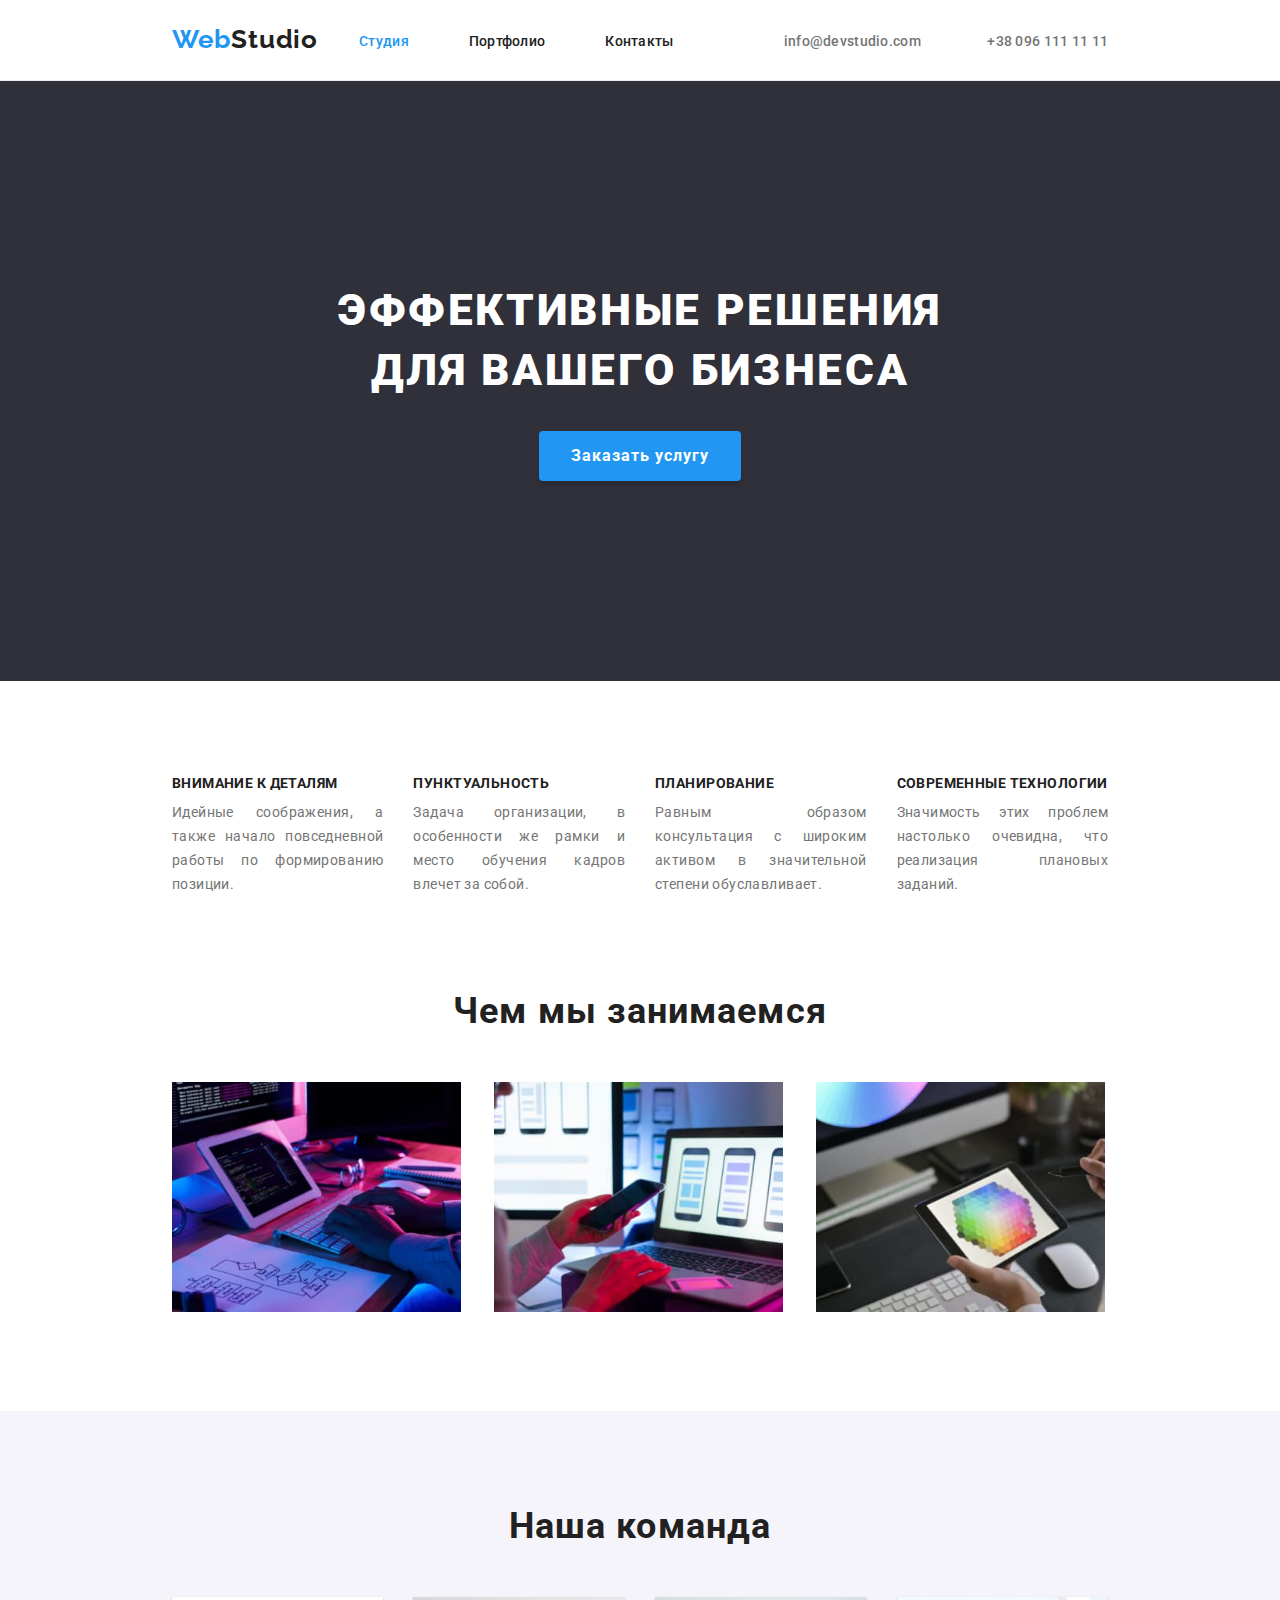
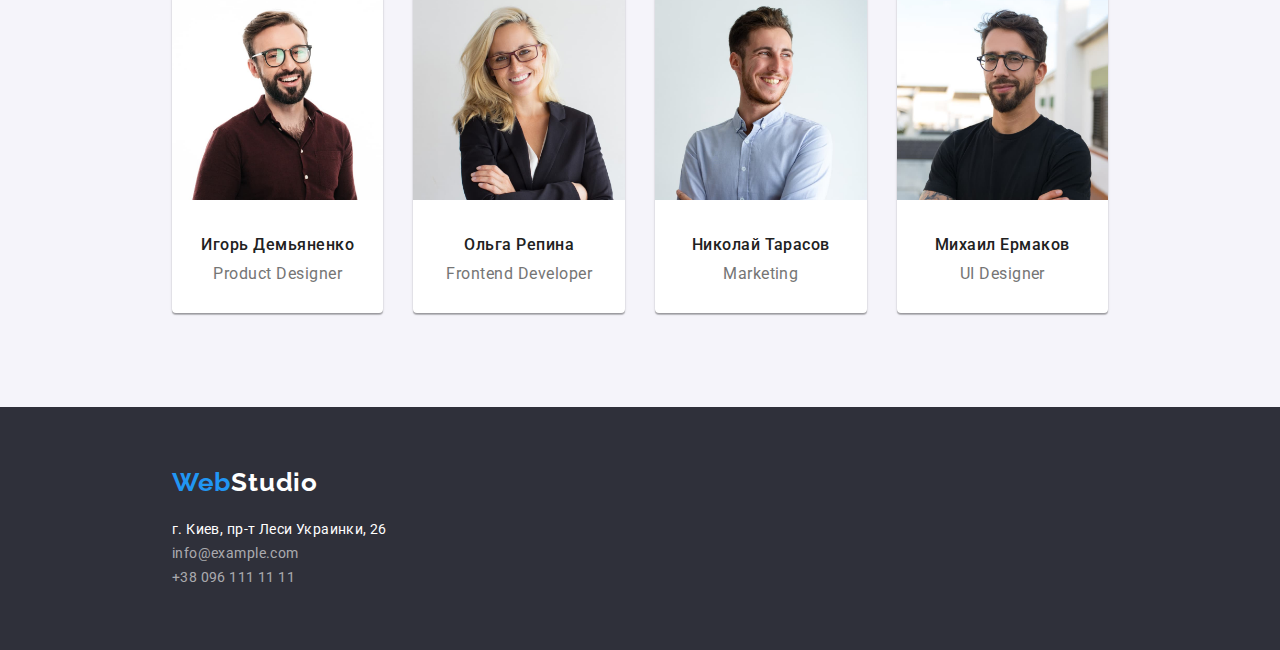
<file: index.html>
<!DOCTYPE html>
<html lang="ru">
  <head>
    <meta charset="UTF-8" />
    <meta http-equiv="X-UA-Compatible" content="IE=edge" />
    <meta name="viewport" content="width=device-width, initial-scale=1.0" />
    <link rel="stylesheet" href="./css/normalize.css" />
    <link rel="stylesheet" href="./css/style.css" />
    <script src="./js/studio.js" async></script>
    <style>
      @import url("https://fonts.googleapis.com/css2?family=Raleway:wght@700&family=Roboto:ital,wght@0,400;0,500;0,700;0,900;1,400;1,500;1,700;1,900&display=swap");
    </style>
    <title>Веб-Студія</title>
  </head>
  <body>
    <div class="wrapper">
<header class="header">
  <a class="company-link" href="./index.html" title="WebStudio"
    ><span>Web</span>Studio</a
  >
  <nav class="header__menu">
    <ul class="menu">
      <li><a class="menu__link current-studio" href="./index.html">Студия</a></li>
      <li>
        <a class="menu__link current-portpholio" href="./portpholio.html"
          >Портфолио</a>
      </li>
      <li><a class="menu__link" href="#">Контакты</a></li>
    </ul>
  </nav>
  <ul class="header-info contact-info">
    <li>
      <a class="info__link" href="mailto:info@devstudio.com"
        >info@devstudio.com</a
      >
    </li>
    <li>
      <a class="info__link" href="tel:+380961111111">+38 096 111 11 11</a>
    </li>
  </ul>
</header>
      <main class="main">
        <div class="studio-grid">
          <!-- block Hero start -->
          <div class="effective-solutions">
            <h1>Эффективные решения<br />для вашего бизнеса</h1>
            <button class="order-service-btn" type="button">
              Заказать услугу
            </button>
          </div>
          <!-- block Hero end -->
          <section class="our-advantages">
            <h2 class="visually-hidden">Наши преимущества</h2>

            <ul class="advantages__list">
              <li>
                <h3 class="advantage-title">Внимание к деталям</h3>
                <p class="advantage-description">
                  Идейные соображения, а также начало повседневной работы по
                  формированию позиции.
                </p>
              </li>
              <li>
                <h3 class="advantage-title">Пунктуальность</h3>
                <p class="advantage-description">
                  Задача организации, в особенности же рамки и место обучения
                  кадров влечет за собой.
                </p>
              </li>
              <li>
                <h3 class="advantage-title">Планирование</h3>
                <p class="advantage-description">
                  Равным образом консультация с широким активом в значительной
                  степени обуславливает.
                </p>
              </li>
              <li>
                <h3 class="advantage-title">Современные технологии</h3>
                <p class="advantage-description">
                  Значимость этих проблем настолько очевидна, что реализация
                  плановых заданий.
                </p>
              </li>
            </ul>
          </section>
          <section class="what-we-doing">
            <h2 class="we-doing-title">Чем мы занимаемся</h2>
            <ul class="we-doing-list">
              <li>
                <a class="we-doing-link" href="#"
                  ><img
                    src="./images/whatwedo1.jpg"
                    alt="whatwedo1.jpg"
                    width="370"
                /></a>
              </li>
              <li>
                <a class="we-doing-link" href="#">
                  <img
                    src="./images/whatwedo2.jpg"
                    alt="whatwedo2.jpg"
                    width="370"
                  />
                </a>
              </li>
              <li>
                <a class="we-doing-link" href="#">
                  <img
                    src="./images/whatwedo3.jpg"
                    alt="whatwedo3.jpg"
                    width="370"
                  />
                </a>
              </li>
            </ul>
          </section>
          <section class="our-team">
            <h2 class="our-team__title">Наша команда</h2>
            <ul class="our-team__list person">
              <li>
                <img
                  class="person__photo"
                  src="./images/igordemianenko.jpg"
                  alt="igordemianenko"
                  width="270"
                />
                <h4 class="person__name">Игорь Демьяненко</h4>
                <p class="person__job">Product Designer</p>
              </li>
              <li>
                <img
                  class="person__photo"
                  src="./images/olgarepina.jpg"
                  alt="olgarepina"
                  width="270"
                />
                <h4 class="person__name">Ольга Репина</h4>
                <p class="person__job">Frontend Developer</p>
              </li>
              <li>
                <img
                  class="person__photo"
                  src="./images/nikolaitarasov.jpg"
                  alt="nikolaitarasov"
                  width="270"
                />
                <h4 class="person__name">Николай Тарасов</h4>
                <p class="person__job">Marketing</p>
              </li>
              <li>
                <img
                  class="person__photo"
                  src="./images/mikhailermakov.jpg"
                  alt="mikhailermakov"
                  width="270"
                />
                <h4 class="person__name">Михаил Ермаков</h4>
                <p class="person__job">UI Designer</p>
              </li>
            </ul>
          </section>
        </div>
      </main>
<footer class="footer">
  
    <a class="company-link" href="./index.html" title="WebStudio"><span>Web</span>Studio</a>
  <address class="address">
    <ul class="footer-info">
      <li><a class="footer-info__office" href="https://goo.gl/maps/BTbU1a5YyyqduLpN9" target="_blank">г. Киев, пр-т Леси Украинки, 26</a></li>
      <li><a class="footer-info__link" href="mailto:info@example.com">info@example.com</a></li>
      <li><a class="footer-info__link" href="tel:+380961111111">+38 096 111 11 11</a></li>
    </ul>
  </address>
</footer>
    </div>
  </body>
</html>
</file>
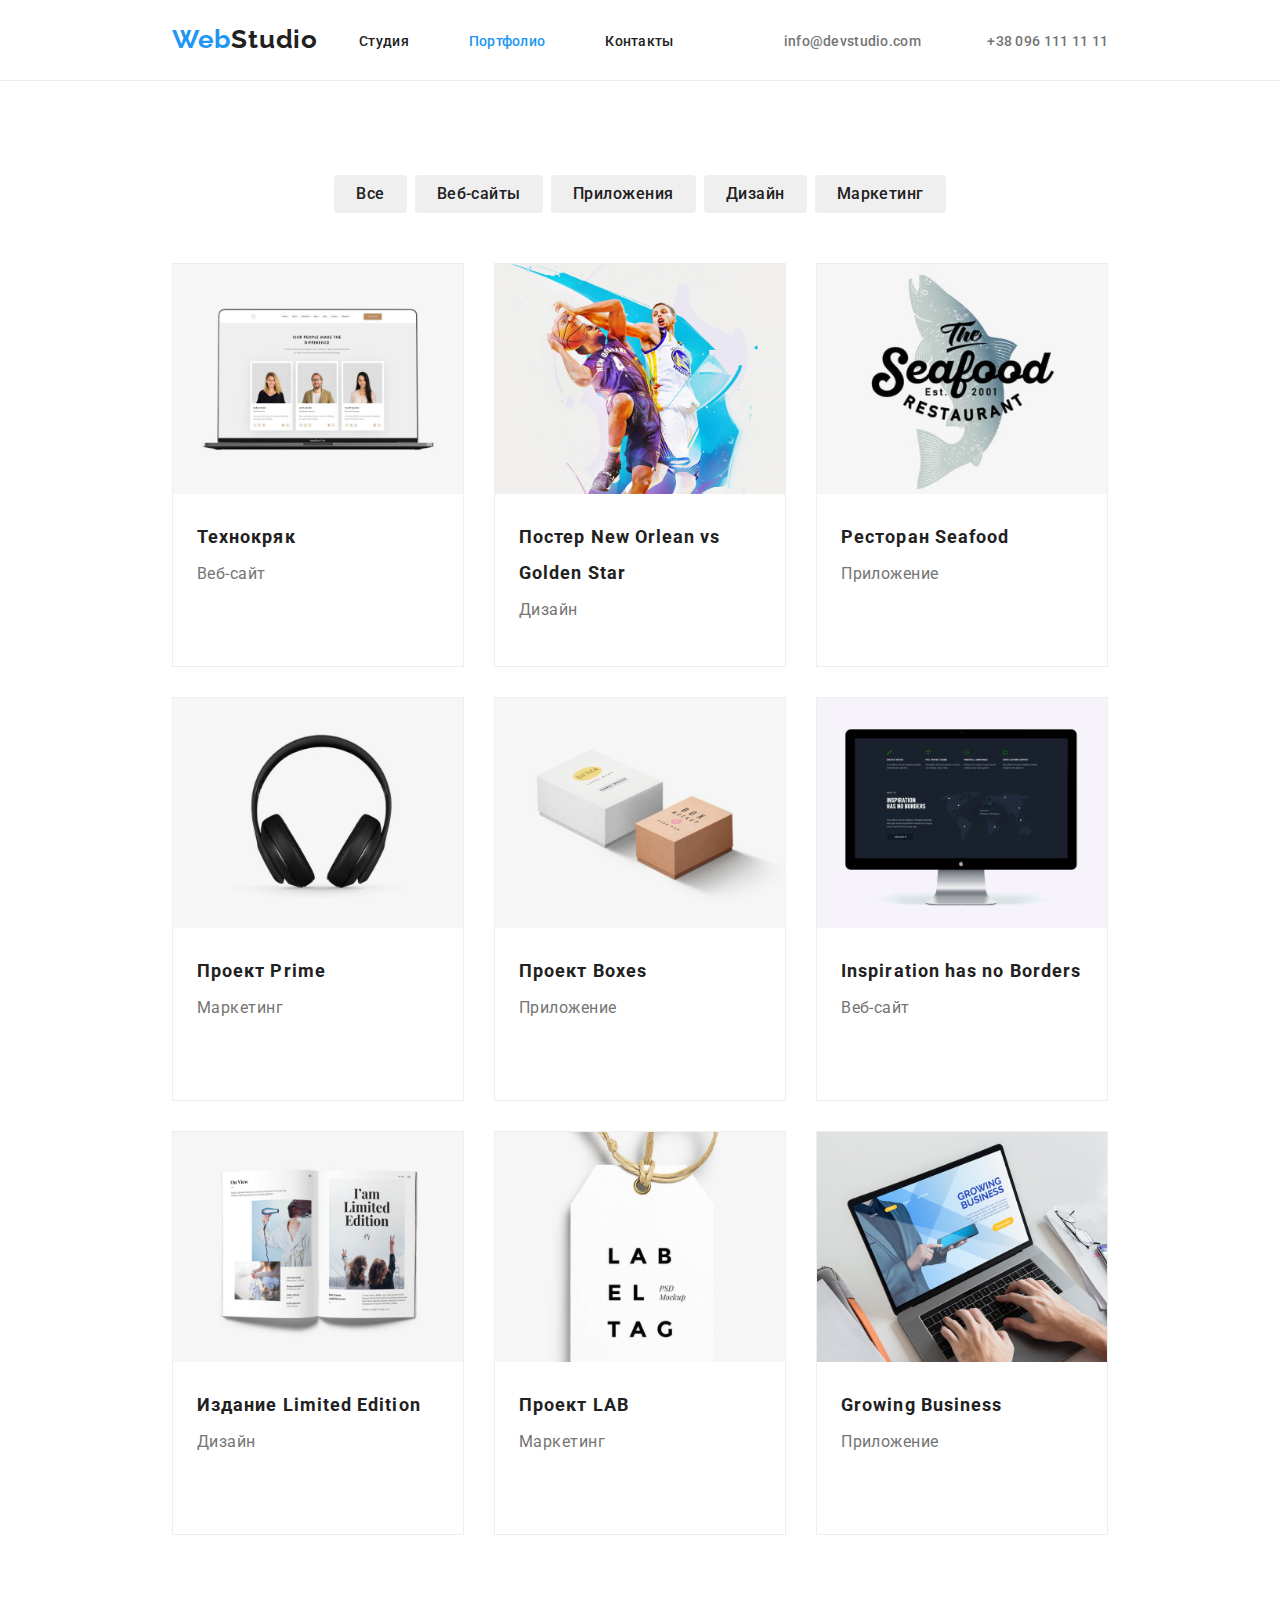
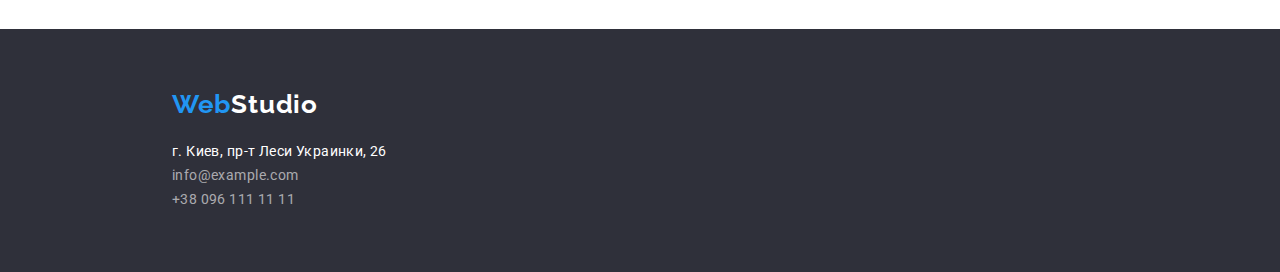
<file: portpholio.html>
<!DOCTYPE html>
<html lang="ru">
  <head>
    <meta charset="UTF-8" />
    <meta http-equiv="X-UA-Compatible" content="IE=edge" />
    <meta name="viewport" content="width=device-width, initial-scale=1.0" />
    <link rel="stylesheet" href="./css/normalize.css" />
    <link rel="stylesheet" href="./css/style.css" />
    <script src="./js/studio.js" async></script>
    <style>
      @import url("https://fonts.googleapis.com/css2?family=Raleway:wght@700&family=Roboto:ital,wght@0,400;0,500;0,700;0,900;1,400;1,500;1,700;1,900&display=swap");
    </style>
    <title>Портфолио</title>
  </head>
  <body>
    <div class="wrapper">
<header class="header">
  <a class="company-link" href="./index.html" title="WebStudio"
    ><span>Web</span>Studio</a
  >
  <nav class="header__menu">
    <ul class="menu">
      <li><a class="menu__link current-studio" href="./index.html">Студия</a></li>
      <li>
        <a class="menu__link current-portpholio" href="./portpholio.html"
          >Портфолио</a>
      </li>
      <li><a class="menu__link" href="#">Контакты</a></li>
    </ul>
  </nav>
  <ul class="header-info contact-info">
    <li>
      <a class="info__link" href="mailto:info@devstudio.com"
        >info@devstudio.com</a
      >
    </li>
    <li>
      <a class="info__link" href="tel:+380961111111">+38 096 111 11 11</a>
    </li>
  </ul>
</header>
      <main class="main">
        <section class="portpholio-grid">
          <h1 class="visually-hidden">Портфолио</h1>
          <ul class="portpholio-buttons">
            <li><button class="portpholio-btn" type="button">Все</button></li>
            <li>
              <button class="portpholio-btn" type="button">Веб-сайты</button>
            </li>
            <li>
              <button class="portpholio-btn" type="button">Приложения</button>
            </li>
            <li>
              <button class="portpholio-btn" type="button">Дизайн</button>
            </li>
            <li>
              <button class="portpholio-btn" type="button">Маркетинг</button>
            </li>
          </ul>
          <ul class="project-list">
            <li>
              <img
                class="project-img"
                src="./images/p_tekhnokriak.jpg"
                width="370"
                alt="Технокряк"
              />
              <h2 class="project-title">Технокряк</h2>
              <p class="project-type">Веб-сайт</p>
            </li>
            <li>
              <img
                class="project-img"
                src="./images/p_posterorlean.jpg"
                width="370"
                alt="Постер New Orlean vs Golden Star"
              />
              <h2 class="project-title">Постер New Orlean vs Golden Star</h2>
              <p class="project-type">Дизайн</p>
            </li>
            <li>
              <img
                class="project-img"
                src="./images/p_seafood.jpg"
                width="370"
                alt="Ресторан Seafood"
              />
              <h2 class="project-title">Ресторан Seafood</h2>
              <p class="project-type">Приложение</p>
            </li>
            <li>
              <img
                class="project-img"
                src="./images/p_prime.jpg"
                width="370"
                alt="Проект Prime"
              />
              <h2 class="project-title">Проект Prime</h2>
              <p class="project-type">Маркетинг</p>
            </li>
            <li>
              <img
                class="project-img"
                src="./images/p_boxes.jpg"
                width="370"
                alt="Проект Boxes"
              />
              <h2 class="project-title">Проект Boxes</h2>
              <p class="project-type">Приложение</p>
            </li>
            <li>
              <img
                class="project-img"
                src="./images/p_inspiration.jpg"
                width="370"
                alt="Inspiration has no Borders"
              />
              <h2 class="project-title">Inspiration has no Borders</h2>
              <p class="project-type">Веб-сайт</p>
            </li>
            <li>
              <img
                class="project-img"
                src="./images/p_limitededition.jpg"
                width="370"
                alt="Издание Limited Edition"
              />
              <h2 class="project-title">Издание Limited Edition</h2>
              <p class="project-type">Дизайн</p>
            </li>
            <li>
              <img
                class="project-img"
                src="./images/p_lab.jpg"
                width="370"
                alt="Проект LAB"
              />
              <h2 class="project-title">Проект LAB</h2>
              <p class="project-type">Маркетинг</p>
            </li>
            <li>
              <img
                class="project-img"
                src="./images/p_growing.jpg"
                width="370"
                alt="Growing Business"
              />
              <h2 class="project-title">Growing Business</h2>
              <p class="project-type">Приложение</p>
            </li>
          </ul>
        </section>
      </main>
<footer class="footer">
  
    <a class="company-link" href="./index.html" title="WebStudio"><span>Web</span>Studio</a>
  <address class="address">
    <ul class="footer-info">
      <li><a class="footer-info__office" href="https://goo.gl/maps/BTbU1a5YyyqduLpN9" target="_blank">г. Киев, пр-т Леси Украинки, 26</a></li>
      <li><a class="footer-info__link" href="mailto:info@example.com">info@example.com</a></li>
      <li><a class="footer-info__link" href="tel:+380961111111">+38 096 111 11 11</a></li>
    </ul>
  </address>
</footer>
    </div>
  </body>
</html>
</file>
<file: css/style.css>
@charset "UTF-8";
html,
body {
  height: 100%;
}

body,
h1,
h2,
h3,
h4,
ul,
p {
  margin: 0;
  padding: 0;
}

a {
  text-decoration: none;
}

ul {
  list-style: none;
}

button {
  font-family: inherit;
}

:root {
  --txt-color: #757575;
  --main-title-color: #FFFFFF;
  --section-bckgrd-color: #F5F4FA;
  --btn-bckgrd-color: #F5F4FA;
  /*колір тексту*/
  --logo-color: #2196F3;
  --color-hover: #2196F3;
  --hover-txt-btn: #FFFFFF;
  --brdr-prj-color: #EEEEEE;
  --brdr-header-color: #ECECEC;
  /*колір тексту при hover */
  --headers-color: #212121;
  --menu-link-color: #212121;
  /*колір тексту заголовків */
  --btn-bckgrd: #2196F3;
  --btn-bckgrd-hover: #188CE8;
  --body-bckgrd-color: #E5E5E5;
  --wrapper-bckgrd-color: #FFFFFF;
  --hero-bckgrd: #2F303A;
  --fz-colutions-title: 44px;
  --fz-section-title: 36px;
  --fz-company-name: 26px;
  --fz-btn: 16px;
  --fz-team-person: 16px;
  --fz-menu-info-link-txt: 14px;
  --fw-link-btn: 500;
  --fw-section-title: 700;
}

body {
  max-width: 1600px;
  font-family: "Roboto", sans-serif;
  color: var(--txt-color);
  background-color: var(--body-bckgrd-color);
}

.wrapper {
  background-color: var(--wrapper-bckgrd-color);
  display: -webkit-box;
  display: -ms-flexbox;
  display: flex;
  -webkit-box-orient: vertical;
  -webkit-box-direction: normal;
      -ms-flex-direction: column;
          flex-direction: column;
}

.header {
  -webkit-box-flex: 0;
      -ms-flex: 0 0 80px;
          flex: 0 0 80px;
  padding: 0 13.43%;
  border-bottom: 1px solid var(--brdr-header-color);
  display: -ms-grid;
  display: grid;
  -ms-grid-columns: 1fr 2fr 2fr;
  grid-template-columns: 1fr 2fr 2fr;
}
.header .company-link {
  margin-top: 24px;
  font-family: "Raleway", sans-serif;
  font-weight: var(--fw-section-title);
  font-size: var(--fz-company-name);
  line-height: 1.19;
  letter-spacing: 0.03em;
  color: var(--menu-link-color);
}
.header .company-link > span {
  color: var(--logo-color);
}
.header .header__menu {
  margin-top: 32px;
}
.header .menu {
  display: -ms-grid;
  display: grid;
  -ms-grid-columns: auto auto auto;
  grid-template-columns: auto auto auto;
}
.header .menu__link {
  font-weight: var(--fw-link-btn);
  font-size: var(--fz-menu-info-link-txt);
  color: var(--menu-link-color);
  line-height: 1.143;
  letter-spacing: 0.02em;
}
.header .menu__link:hover {
  color: var(--color-hover);
}
.header .menu > ul {
  text-align: justify;
}
.header .header-info {
  margin-top: 32px;
  display: -ms-grid;
  display: grid;
  -ms-grid-columns: minmax(135px, 1fr) minmax(122px, 1fr);
  grid-template-columns: minmax(135px, 1fr) minmax(122px, 1fr);
}
.header .contact-info .info__link {
  font-weight: var(--fw-link-btn);
  font-size: var(--fz-menu-info-link-txt);
  line-height: 1.143;
  letter-spacing: 0.02em;
  color: var(--txt-color);
}
.header .contact-info .info__link:hover {
  color: var(--color-hover);
}
.header .contact-info > li {
  text-align: right;
}

.main {
  -webkit-box-flex: 1;
      -ms-flex: 1 1 auto;
          flex: 1 1 auto;
}

.studio-grid {
  display: -ms-grid;
  display: grid;
  -ms-grid-rows: auto;
  grid-template-rows: auto;
  row-gap: 94px;
}

.effective-solutions {
  background-color: var(--hero-bckgrd);
  text-align: center;
}
.effective-solutions h1 {
  font-weight: 900;
  font-size: var(--fz-colutions-title);
  line-height: 1.36;
  margin-top: 200px;
  letter-spacing: 0.06em;
  text-transform: uppercase;
  color: var(--main-title-color);
}
.effective-solutions .order-service-btn {
  cursor: pointer;
  font-weight: var(--fw-section-title);
  font-size: var(--fz-btn);
  line-height: 1.88;
  letter-spacing: 0.06em;
  margin-top: 30px;
  margin-bottom: 200px;
  padding: 10px 32px;
  color: var(--hover-txt-btn);
  background-color: var(--btn-bckgrd);
  -webkit-box-shadow: 0px 4px 4px rgba(0, 0, 0, 0.15);
          box-shadow: 0px 4px 4px rgba(0, 0, 0, 0.15);
  border: none;
  border-radius: 4px;
}
.effective-solutions .order-service-btn:hover {
  background-color: var(--btn-bckgrd-hover);
  -webkit-box-shadow: 0px 4px 4px rgba(0, 0, 0, 0.15);
          box-shadow: 0px 4px 4px rgba(0, 0, 0, 0.15);
  border-radius: 4px;
}
.effective-solutions .order-service-btn:focus {
  background-color: var(--btn-bckgrd-hover);
  -webkit-box-shadow: 0px 4px 4px rgba(0, 0, 0, 0.15);
          box-shadow: 0px 4px 4px rgba(0, 0, 0, 0.15);
  border-radius: 4px;
}

.visually-hidden {
  position: absolute;
  white-space: nowrap;
  width: 1px;
  height: 1px;
  overflow: hidden;
  border: 0;
  padding: 0;
  clip: rect(0 0 0 0);
  -webkit-clip-path: inset(50%);
          clip-path: inset(50%);
  margin: -1px;
}

.our-advantages {
  padding: 0 13.43%;
}
.our-advantages .advantages__list {
  display: -ms-grid;
  display: grid;
  -ms-grid-columns: 1fr 30px 1fr 30px 1fr 30px 1fr;
  grid-template-columns: repeat(4, 1fr);
  -webkit-column-gap: 30px;
     -moz-column-gap: 30px;
          column-gap: 30px;
}
.our-advantages .advantages__list .advantage-title {
  font-weight: var(--fw-section-title);
  font-size: var(--fz-menu-info-link-txt);
  line-height: 1.143;
  letter-spacing: 0.03em;
  text-transform: uppercase;
  color: var(--headers-color);
}
.our-advantages .advantages__list .advantage-description {
  margin-top: 10px;
  font-size: var(--fz-menu-info-link-txt);
  line-height: 1.71;
  /* or 171% */
  letter-spacing: 0.03em;
  text-align: justify;
}

.what-we-doing {
  padding: 0 13.43%;
  display: -ms-grid;
  display: grid;
  -ms-grid-rows: auto 50px auto;
  grid-template-rows: auto auto;
  row-gap: 50px;
}
.what-we-doing .we-doing-title {
  text-align: center;
  font-weight: var(--fw-section-title);
  font-size: var(--fz-section-title);
  line-height: 1.167;
  letter-spacing: 0.03em;
  color: var(--menu-link-color);
}
.what-we-doing .we-doing-list {
  display: -ms-grid;
  display: grid;
  -ms-grid-columns: 1fr 30px 1fr 30px 1fr;
  grid-template-columns: 1fr 1fr 1fr;
  -webkit-column-gap: 30px;
     -moz-column-gap: 30px;
          column-gap: 30px;
}
.what-we-doing .we-doing-list img {
  max-width: 99%;
  min-width: 50%;
}

.our-team {
  padding: 0 13.43%;
  display: -ms-grid;
  display: grid;
  -ms-grid-rows: auto 50px auto;
  grid-template-rows: auto auto;
  row-gap: 50px;
  background: var(--section-bckgrd-color);
}
.our-team__title {
  margin-top: 94px;
  font-weight: var(--fw-section-title);
  font-size: var(--fz-section-title);
  line-height: 1.167;
  text-align: center;
  letter-spacing: 0.03em;
  color: var(--headers-color);
}
.our-team__list {
  display: -ms-grid;
  display: grid;
  -ms-grid-columns: 1fr 30px 1fr 30px 1fr 30px 1fr;
  grid-template-columns: repeat(4, 1fr);
  -webkit-column-gap: 30px;
     -moz-column-gap: 30px;
          column-gap: 30px;
  margin-bottom: 94px;
}

.person > li {
  background: var(--wrapper-bckgrd-color);
  -webkit-box-shadow: 0px 1px 3px rgba(0, 0, 0, 0.12), 0px 1px 1px rgba(0, 0, 0, 0.14), 0px 2px 1px rgba(0, 0, 0, 0.2);
          box-shadow: 0px 1px 3px rgba(0, 0, 0, 0.12), 0px 1px 1px rgba(0, 0, 0, 0.14), 0px 2px 1px rgba(0, 0, 0, 0.2);
  border-radius: 0px 0px 4px 4px;
}
.person__photo {
  margin-bottom: 30px;
  min-width: 50%;
  max-width: 100%;
}
.person__name {
  margin-bottom: 10px;
  text-align: center;
  font-weight: var(--fw-link-btn);
  font-size: var(--fz-team-person);
  line-height: 1.188;
  text-align: center;
  letter-spacing: 0.03em;
  color: var(--headers-color);
}
.person__job {
  margin-bottom: 30px;
  text-align: center;
  font-size: var(--fz-team-person);
  line-height: 1.188;
  text-align: center;
  letter-spacing: 0.03em;
}

.footer {
  padding: 0 13.43%;
  background: #2F303A;
}
.footer .company-link {
  display: inline-block;
  margin-top: 60px;
  font-family: "Raleway", sans-serif;
  font-weight: var(--fw-section-title);
  font-size: var(--fz-company-name);
  line-height: 1.192;
  letter-spacing: 0.03em;
  color: var(--main-title-color);
}
.footer .company-link > span {
  color: var(--logo-color);
}
.footer .address {
  margin-top: 20px;
  margin-bottom: 60px;
}
.footer .footer-info__office {
  font-style: normal;
  font-size: var(--fz-menu-info-link-txt);
  line-height: 1.71;
  letter-spacing: 0.03em;
  color: var(--main-title-color);
}
.footer .footer-info__link {
  font-style: normal;
  font-size: var(--fz-menu-info-link-txt);
  line-height: 1.71;
  /* or 171% */
  letter-spacing: 0.03em;
  color: rgba(255, 255, 255, 0.6);
}

.portpholio-grid {
  margin-top: 94px;
  padding: 0 13.43%;
  display: -ms-grid;
  display: grid;
  -ms-grid-rows: auto, auto;
  grid-template-rows: auto, auto;
  row-gap: 50px;
}

.portpholio-buttons {
  display: -webkit-box;
  display: -ms-flexbox;
  display: flex;
  -webkit-column-gap: 8px;
     -moz-column-gap: 8px;
          column-gap: 8px;
  -webkit-box-pack: center;
      -ms-flex-pack: center;
          justify-content: center;
}

.portpholio-btn {
  padding: 6px 22px;
  background: --btn;
  border: none;
  border-radius: 4px;
  font-weight: var(--fw-link-btn);
  font-size: var(--fz-btn);
  line-height: 1.62;
  text-align: center;
  letter-spacing: 0.03em;
  color: var(--menu-link-color);
  cursor: pointer;
}

.portpholio-btn:hover {
  color: var(--hover-txt-btn);
  background: var(--color-hover);
  -webkit-box-shadow: 0px 3px 1px rgba(0, 0, 0, 0.1), 0px 1px 2px rgba(0, 0, 0, 0.08), 0px 2px 2px rgba(0, 0, 0, 0.12);
          box-shadow: 0px 3px 1px rgba(0, 0, 0, 0.1), 0px 1px 2px rgba(0, 0, 0, 0.08), 0px 2px 2px rgba(0, 0, 0, 0.12);
  border-radius: 4px;
}

.portpholio-btn:focus {
  color: var(--hover-txt-btn);
  background: var(--color-hover);
  -webkit-box-shadow: 0px 3px 1px rgba(0, 0, 0, 0.1), 0px 1px 2px rgba(0, 0, 0, 0.08), 0px 2px 2px rgba(0, 0, 0, 0.12);
          box-shadow: 0px 3px 1px rgba(0, 0, 0, 0.1), 0px 1px 2px rgba(0, 0, 0, 0.08), 0px 2px 2px rgba(0, 0, 0, 0.12);
  border-radius: 4px;
}

.project-list {
  display: -ms-grid;
  display: grid;
  -ms-grid-rows: minmax(auto, 404px) 30px minmax(auto, 404px) 30px minmax(auto, 404px);
  -ms-grid-columns: 1fr 30px 1fr 30px 1fr;
      grid-template: repeat(3, minmax(auto, 404px))/repeat(3, 1fr);
  gap: 30px;
  margin-bottom: 94px;
}
.project-list > li {
  border: 1px solid var(--brdr-prj-color);
}

.project-img {
  min-width: 50%;
  max-width: 100%;
  margin-bottom: 20px;
}

.project-title {
  font-weight: var(--fw-section-title);
  font-size: 18px;
  line-height: 2;
  letter-spacing: 0.06em;
  margin: 0 24px 4px;
  color: var(--headers-color);
}

.project-type {
  margin: 0 24px 20px;
  font-size: var(--fz-team-person);
  line-height: 1.88;
  /* identical to box height, or 188% */
  letter-spacing: 0.03em;
}
</file>
